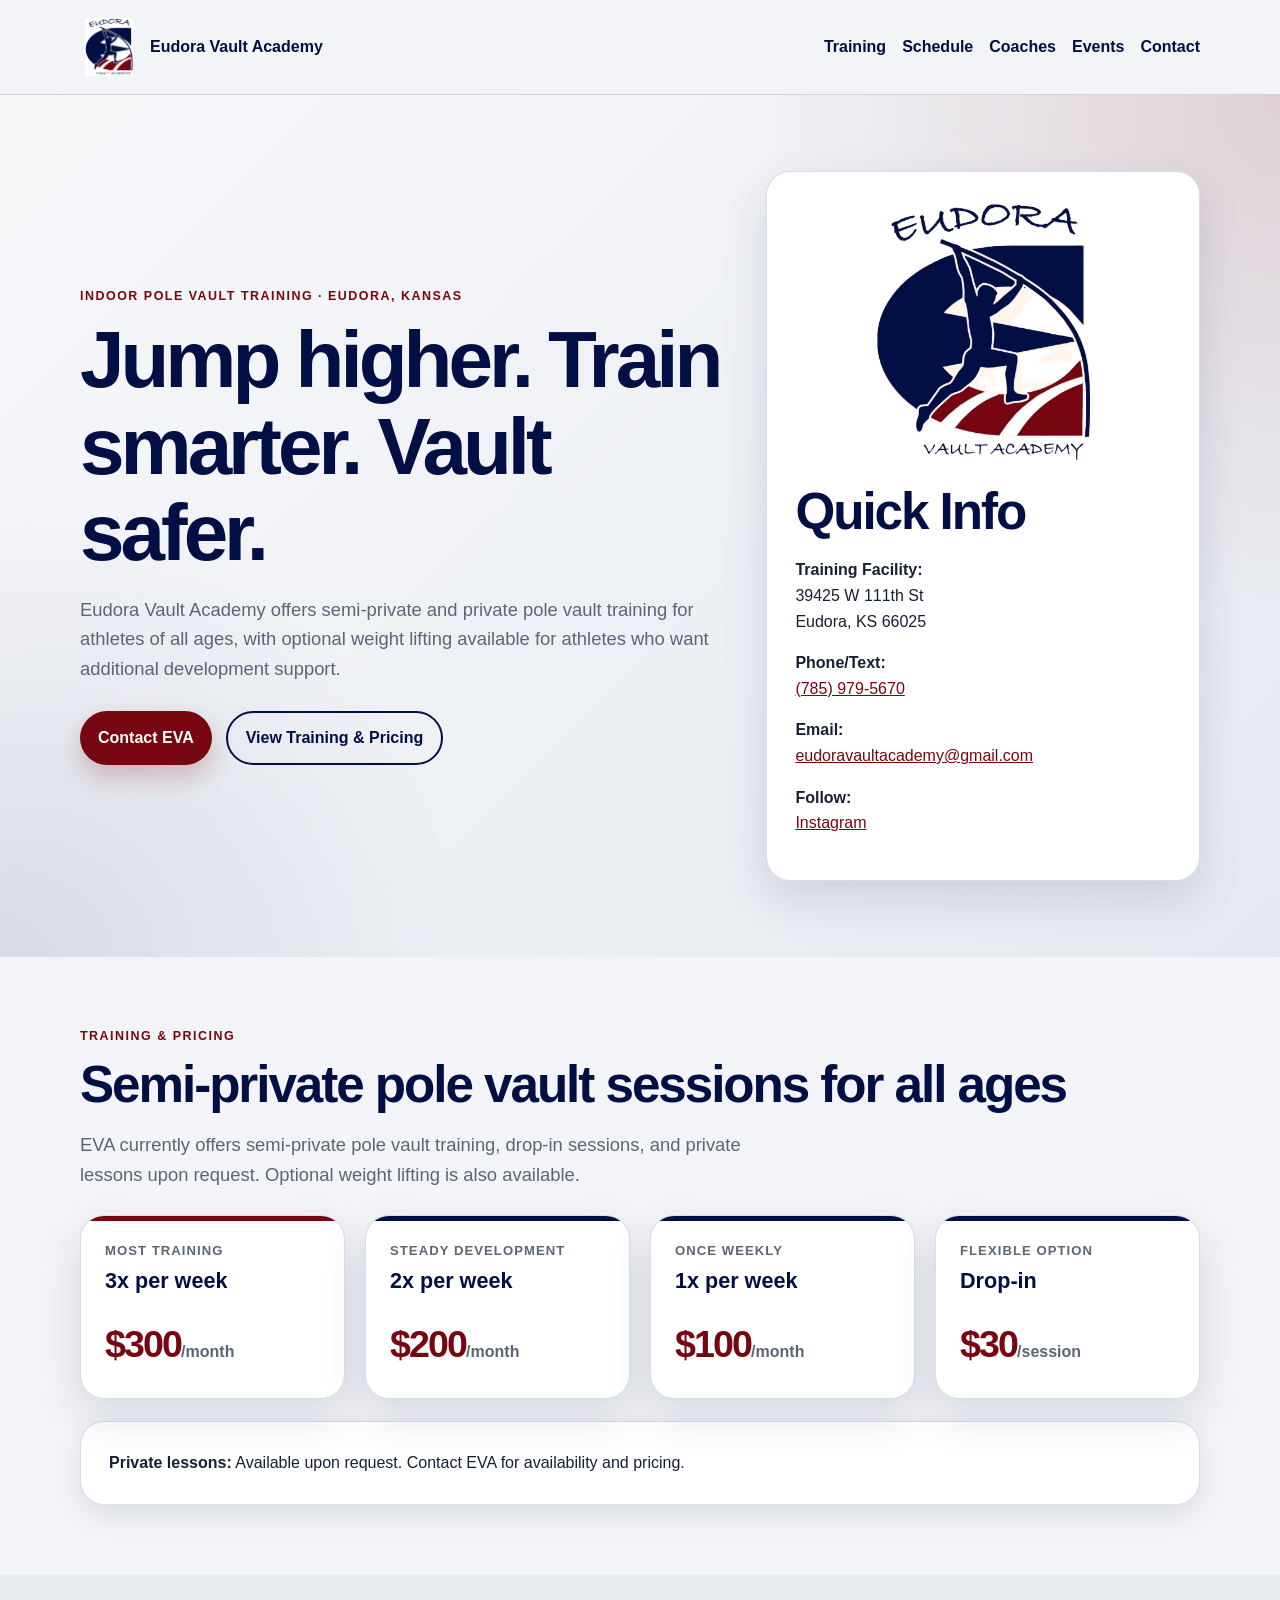
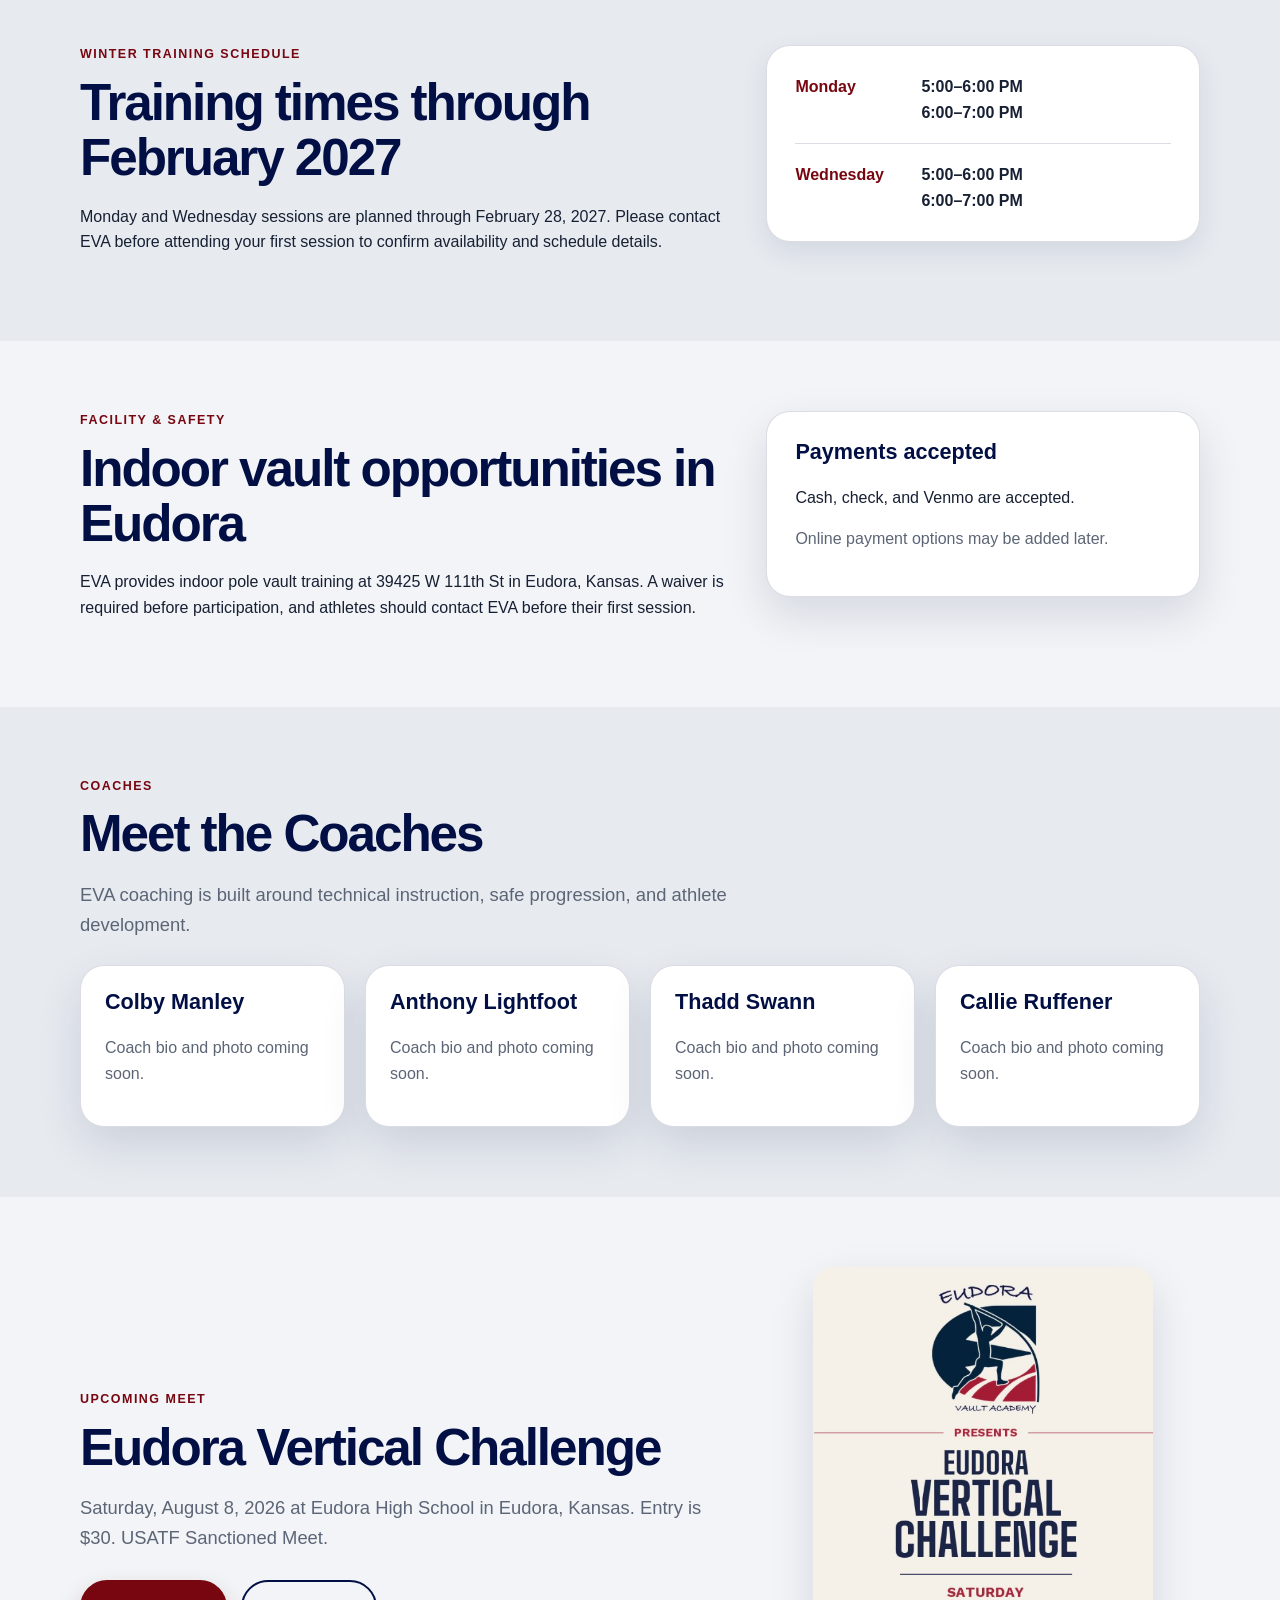
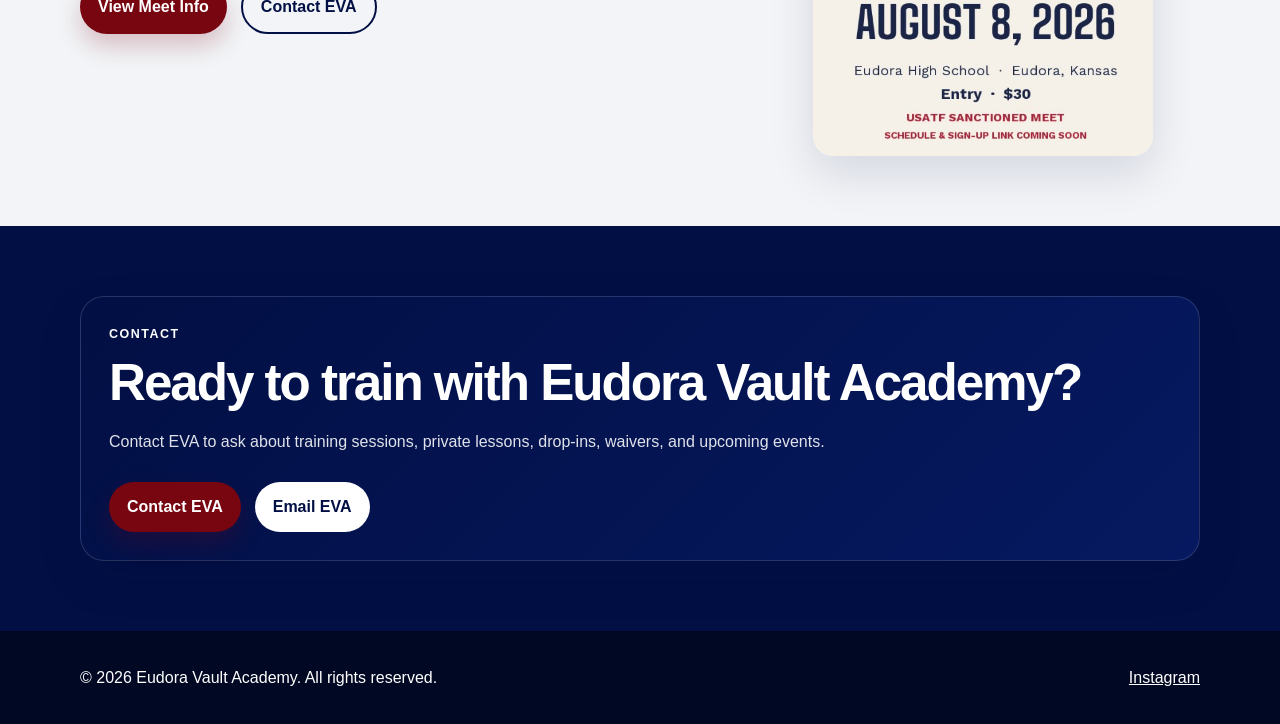
<file: index.html>
<!doctype html>
<html lang="en">
<head>
  <meta charset="utf-8">
  <meta name="viewport" content="width=device-width, initial-scale=1">
  <title>Eudora Vault Academy | Indoor Pole Vault Training</title>
  <meta name="description" content="Eudora Vault Academy provides indoor pole vault training in Eudora, Kansas for athletes of all ages, with semi-private sessions, private lessons, and coaching from experienced vaulters.">
  <link rel="stylesheet" href="assets/css/site.css">
</head>
<body>
  <header class="site-header">
    <div class="container header-inner">
      <a class="brand" href="index.html" aria-label="Eudora Vault Academy home">
        <img class="brand-logo" src="assets/brand/eva-logo.png" alt="Eudora Vault Academy logo">
        <span class="brand-text">Eudora Vault Academy</span>
      </a>
      <nav class="site-nav" aria-label="Main navigation">
        <a href="#training">Training</a>
        <a href="#schedule">Schedule</a>
        <a href="#coaches">Coaches</a>
        <a href="#event">Events</a>
        <a href="contact.html">Contact</a>
      </nav>
    </div>
  </header>

  <main>
    <section class="hero">
      <div class="container hero-grid">
        <div class="hero-copy">
          <p class="eyebrow">Indoor Pole Vault Training · Eudora, Kansas</p>
          <h1>Jump higher. Train smarter. Vault safer.</h1>
          <p class="hero-lede">Eudora Vault Academy offers semi-private and private pole vault training for athletes of all ages, with optional weight lifting available for athletes who want additional development support.</p>
          <div class="hero-actions">
            <a class="button button-primary" href="contact.html">Contact EVA</a>
            <a class="button button-secondary" href="#training">View Training & Pricing</a>
          </div>
        </div>
        <div class="hero-card" aria-label="Quick information">
          <img class="hero-logo" src="assets/brand/eva-logo.png" alt="Eudora Vault Academy logo">
          <h2>Quick Info</h2>
          <p><strong>Training Facility:</strong><br>39425 W 111th St<br>Eudora, KS 66025</p>
          <p><strong>Phone/Text:</strong><br><a href="tel:+17859795670">(785) 979-5670</a></p>
          <p><strong>Email:</strong><br><a href="mailto:eudoravaultacademy@gmail.com">eudoravaultacademy@gmail.com</a></p>
          <p><strong>Follow:</strong><br><a href="https://www.instagram.com/eudoravaultacademy/" target="_blank" rel="noopener">Instagram</a></p>
        </div>
      </div>
    </section>

    <section id="training" class="section">
      <div class="container">
        <p class="eyebrow">Training & Pricing</p>
        <h2>Semi-private pole vault sessions for all ages</h2>
        <p class="wide-text">EVA currently offers semi-private pole vault training, drop-in sessions, and private lessons upon request. Optional weight lifting is also available.</p>

        <div class="pricing-grid" aria-label="Training pricing options">
          <article class="price-card featured-card">
            <p class="price-label">Most Training</p>
            <h3>3x per week</h3>
            <p class="price">$300<span>/month</span></p>
          </article>
          <article class="price-card">
            <p class="price-label">Steady Development</p>
            <h3>2x per week</h3>
            <p class="price">$200<span>/month</span></p>
          </article>
          <article class="price-card">
            <p class="price-label">Once Weekly</p>
            <h3>1x per week</h3>
            <p class="price">$100<span>/month</span></p>
          </article>
          <article class="price-card">
            <p class="price-label">Flexible Option</p>
            <h3>Drop-in</h3>
            <p class="price">$30<span>/session</span></p>
          </article>
        </div>

        <div class="note-card">
          <strong>Private lessons:</strong> Available upon request. Contact EVA for availability and pricing.
        </div>
      </div>
    </section>

    <section id="schedule" class="section section-alt">
      <div class="container split split-top">
        <div>
          <p class="eyebrow">Winter Training Schedule</p>
          <h2>Training times through February 2027</h2>
          <p>Monday and Wednesday sessions are planned through February 28, 2027. Please contact EVA before attending your first session to confirm availability and schedule details.</p>
        </div>
        <div class="schedule-card">
          <div class="schedule-row">
            <span>Monday</span>
            <strong>5:00–6:00 PM<br>6:00–7:00 PM</strong>
          </div>
          <div class="schedule-row">
            <span>Wednesday</span>
            <strong>5:00–6:00 PM<br>6:00–7:00 PM</strong>
          </div>
        </div>
      </div>
    </section>

    <section id="facility" class="section">
      <div class="container split split-top">
        <div>
          <p class="eyebrow">Facility & Safety</p>
          <h2>Indoor vault opportunities in Eudora</h2>
          <p>EVA provides indoor pole vault training at 39425 W 111th St in Eudora, Kansas. A waiver is required before participation, and athletes should contact EVA before their first session.</p>
        </div>
        <div class="callout">
          <h3>Payments accepted</h3>
          <p>Cash, check, and Venmo are accepted.</p>
          <p class="small-text">Online payment options may be added later.</p>
        </div>
      </div>
    </section>

    <section id="coaches" class="section section-alt">
      <div class="container">
        <p class="eyebrow">Coaches</p>
        <h2>Meet the Coaches</h2>
        <p class="wide-text">EVA coaching is built around technical instruction, safe progression, and athlete development.</p>
        <div class="coach-grid">
          <article class="card coach-card"><h3>Colby Manley</h3><p>Coach bio and photo coming soon.</p></article>
          <article class="card coach-card"><h3>Anthony Lightfoot</h3><p>Coach bio and photo coming soon.</p></article>
          <article class="card coach-card"><h3>Thadd Swann</h3><p>Coach bio and photo coming soon.</p></article>
          <article class="card coach-card"><h3>Callie Ruffener</h3><p>Coach bio and photo coming soon.</p></article>
        </div>
      </div>
    </section>

    <section id="event" class="section">
      <div class="container event-feature">
        <div>
          <p class="eyebrow">Upcoming Meet</p>
          <h2>Eudora Vertical Challenge</h2>
          <p class="wide-text">Saturday, August 8, 2026 at Eudora High School in Eudora, Kansas. Entry is $30. USATF Sanctioned Meet.</p>
          <div class="hero-actions">
            <a class="button button-primary" href="eudora-vertical-challenge.html">View Meet Info</a>
            <a class="button button-secondary" href="contact.html">Contact EVA</a>
          </div>
        </div>
        <img class="event-poster" src="assets/img/eudora-vertical-challenge-2026.png" alt="Eudora Vertical Challenge meet flyer for August 8, 2026">
      </div>
    </section>

    <section id="contact" class="section contact-section">
      <div class="container contact-card">
        <p class="eyebrow">Contact</p>
        <h2>Ready to train with Eudora Vault Academy?</h2>
        <p>Contact EVA to ask about training sessions, private lessons, drop-ins, waivers, and upcoming events.</p>
        <div class="hero-actions">
          <a class="button button-primary" href="contact.html">Contact EVA</a>
          <a class="button button-light" href="mailto:eudoravaultacademy@gmail.com">Email EVA</a>
        </div>
      </div>
    </section>
  </main>

  <footer class="site-footer">
    <div class="container footer-inner">
      <p>&copy; <span id="year"></span> Eudora Vault Academy. All rights reserved.</p>
      <p><a href="https://www.instagram.com/eudoravaultacademy/" target="_blank" rel="noopener">Instagram</a></p>
    </div>
  </footer>

  <script src="assets/js/site.js"></script>
</body>
</html>
</file>
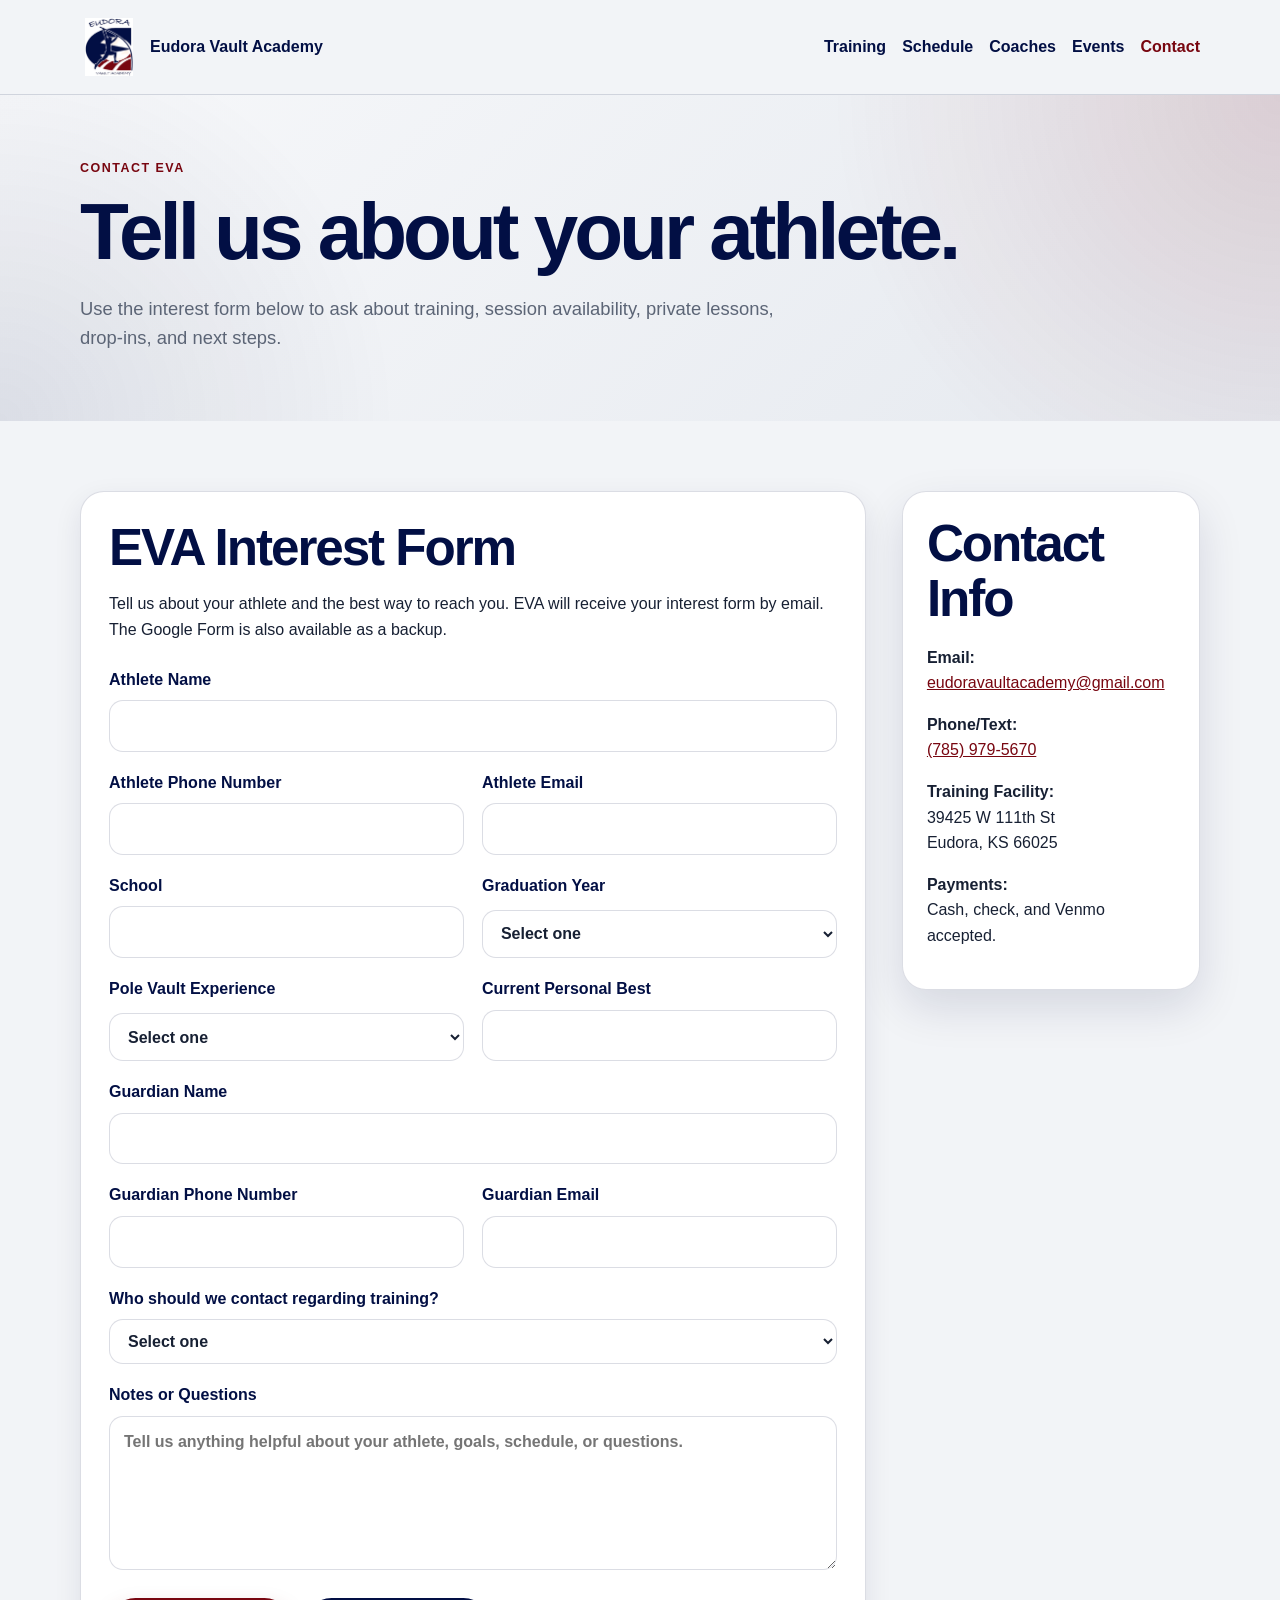
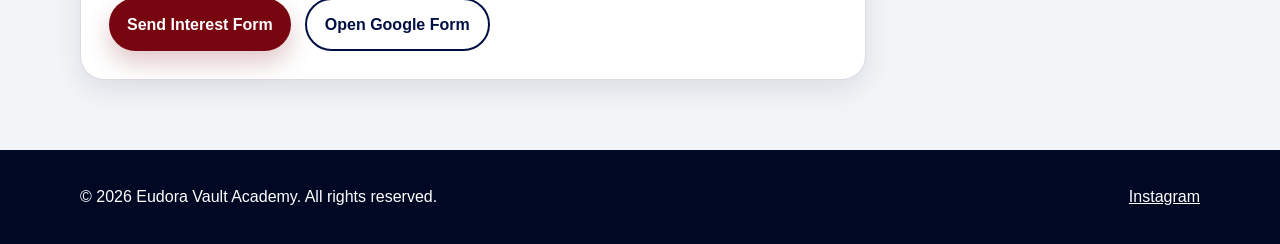
<file: contact.html>
<!doctype html>
<html lang="en">
<head>
  <meta charset="utf-8">
  <meta name="viewport" content="width=device-width, initial-scale=1">
  <title>Contact EVA | Eudora Vault Academy</title>
  <meta name="description" content="Contact Eudora Vault Academy about semi-private pole vault training, private lessons, drop-ins, and upcoming events.">
  <link rel="stylesheet" href="assets/css/site.css">
</head>
<body>
  <header class="site-header">
    <div class="container header-inner">
      <a class="brand" href="index.html" aria-label="Eudora Vault Academy home">
        <img class="brand-logo" src="assets/brand/eva-logo.png" alt="Eudora Vault Academy logo">
        <span class="brand-text">Eudora Vault Academy</span>
      </a>
      <nav class="site-nav" aria-label="Main navigation">
        <a href="index.html#training">Training</a>
        <a href="index.html#schedule">Schedule</a>
        <a href="index.html#coaches">Coaches</a>
        <a href="eudora-vertical-challenge.html">Events</a>
        <a href="contact.html" aria-current="page">Contact</a>
      </nav>
    </div>
  </header>

  <main>
    <section class="page-hero compact-hero">
      <div class="container">
        <p class="eyebrow">Contact EVA</p>
        <h1>Tell us about your athlete.</h1>
        <p class="hero-lede">Use the interest form below to ask about training, session availability, private lessons, drop-ins, and next steps.</p>
      </div>
    </section>

    <section class="section">
      <div class="container contact-layout">
        <form class="interest-form" action="contact-submit.php" method="post" accept-charset="UTF-8">
          <div class="form-header">
            <h2>EVA Interest Form</h2>
            <p>Tell us about your athlete and the best way to reach you. EVA will receive your interest form by email. The Google Form is also available as a backup.</p>
          </div>

          <div hidden aria-hidden="true">
            <label>Leave this field empty <input type="text" name="company_website" tabindex="-1" autocomplete="off"></label>
          </div>

          <label>
            Athlete Name
            <input type="text" name="athlete_name" required>
          </label>

          <div class="form-grid">
            <label>
              Athlete Phone Number
              <input type="tel" name="athlete_phone" required>
            </label>
            <label>
              Athlete Email
              <input type="email" name="athlete_email">
            </label>
          </div>

          <div class="form-grid">
            <label>
              School
              <input type="text" name="school" required>
            </label>
            <label>
              Graduation Year
              <select name="graduation_year" required>
                <option value="">Select one</option>
                <option>2026</option>
                <option>2027</option>
                <option>2028</option>
                <option>2029</option>
                <option>2030</option>
                <option>2031</option>
                <option>Other</option>
              </select>
            </label>
          </div>

          <div class="form-grid">
            <label>
              Pole Vault Experience
              <select name="vault_experience">
                <option value="">Select one</option>
                <option>&lt; 1 year</option>
                <option>1–2 years</option>
                <option>2+ years</option>
              </select>
            </label>
            <label>
              Current Personal Best
              <input type="text" name="personal_best" required>
            </label>
          </div>

          <label>
            Guardian Name
            <input type="text" name="guardian_name" required>
          </label>

          <div class="form-grid">
            <label>
              Guardian Phone Number
              <input type="tel" name="guardian_phone" required>
            </label>
            <label>
              Guardian Email
              <input type="email" name="guardian_email">
            </label>
          </div>

          <label>
            Who should we contact regarding training?
            <select name="preferred_contact" required>
              <option value="">Select one</option>
              <option>Athlete</option>
              <option>Guardian</option>
              <option>Both</option>
              <option>Other</option>
            </select>
          </label>

          <label>
            Notes or Questions
            <textarea name="notes" rows="5" placeholder="Tell us anything helpful about your athlete, goals, schedule, or questions."></textarea>
          </label>

          <div class="form-actions">
            <button class="button button-primary" type="submit">Send Interest Form</button>
            <a class="button button-secondary" href="https://docs.google.com/forms/d/e/1FAIpQLSc_Cwu7smSAwkutnff5Gzulh0JP9F6SC_V14usA3UT2aR2HIA/viewform" target="_blank" rel="noopener">Open Google Form</a>
          </div>
        </form>

        <aside class="contact-sidebar">
          <div class="card contact-info-card">
            <h2>Contact Info</h2>
            <p><strong>Email:</strong><br><a href="mailto:eudoravaultacademy@gmail.com">eudoravaultacademy@gmail.com</a></p>
            <p><strong>Phone/Text:</strong><br><a href="tel:+17859795670">(785) 979-5670</a></p>
            <p><strong>Training Facility:</strong><br>39425 W 111th St<br>Eudora, KS 66025</p>
            <p><strong>Payments:</strong><br>Cash, check, and Venmo accepted.</p>
          </div>
        </aside>
      </div>
    </section>
  </main>

  <footer class="site-footer">
    <div class="container footer-inner">
      <p>&copy; <span id="year"></span> Eudora Vault Academy. All rights reserved.</p>
      <p><a href="https://www.instagram.com/eudoravaultacademy/" target="_blank" rel="noopener">Instagram</a></p>
    </div>
  </footer>

  <script src="assets/js/site.js"></script>
</body>
</html>
</file>
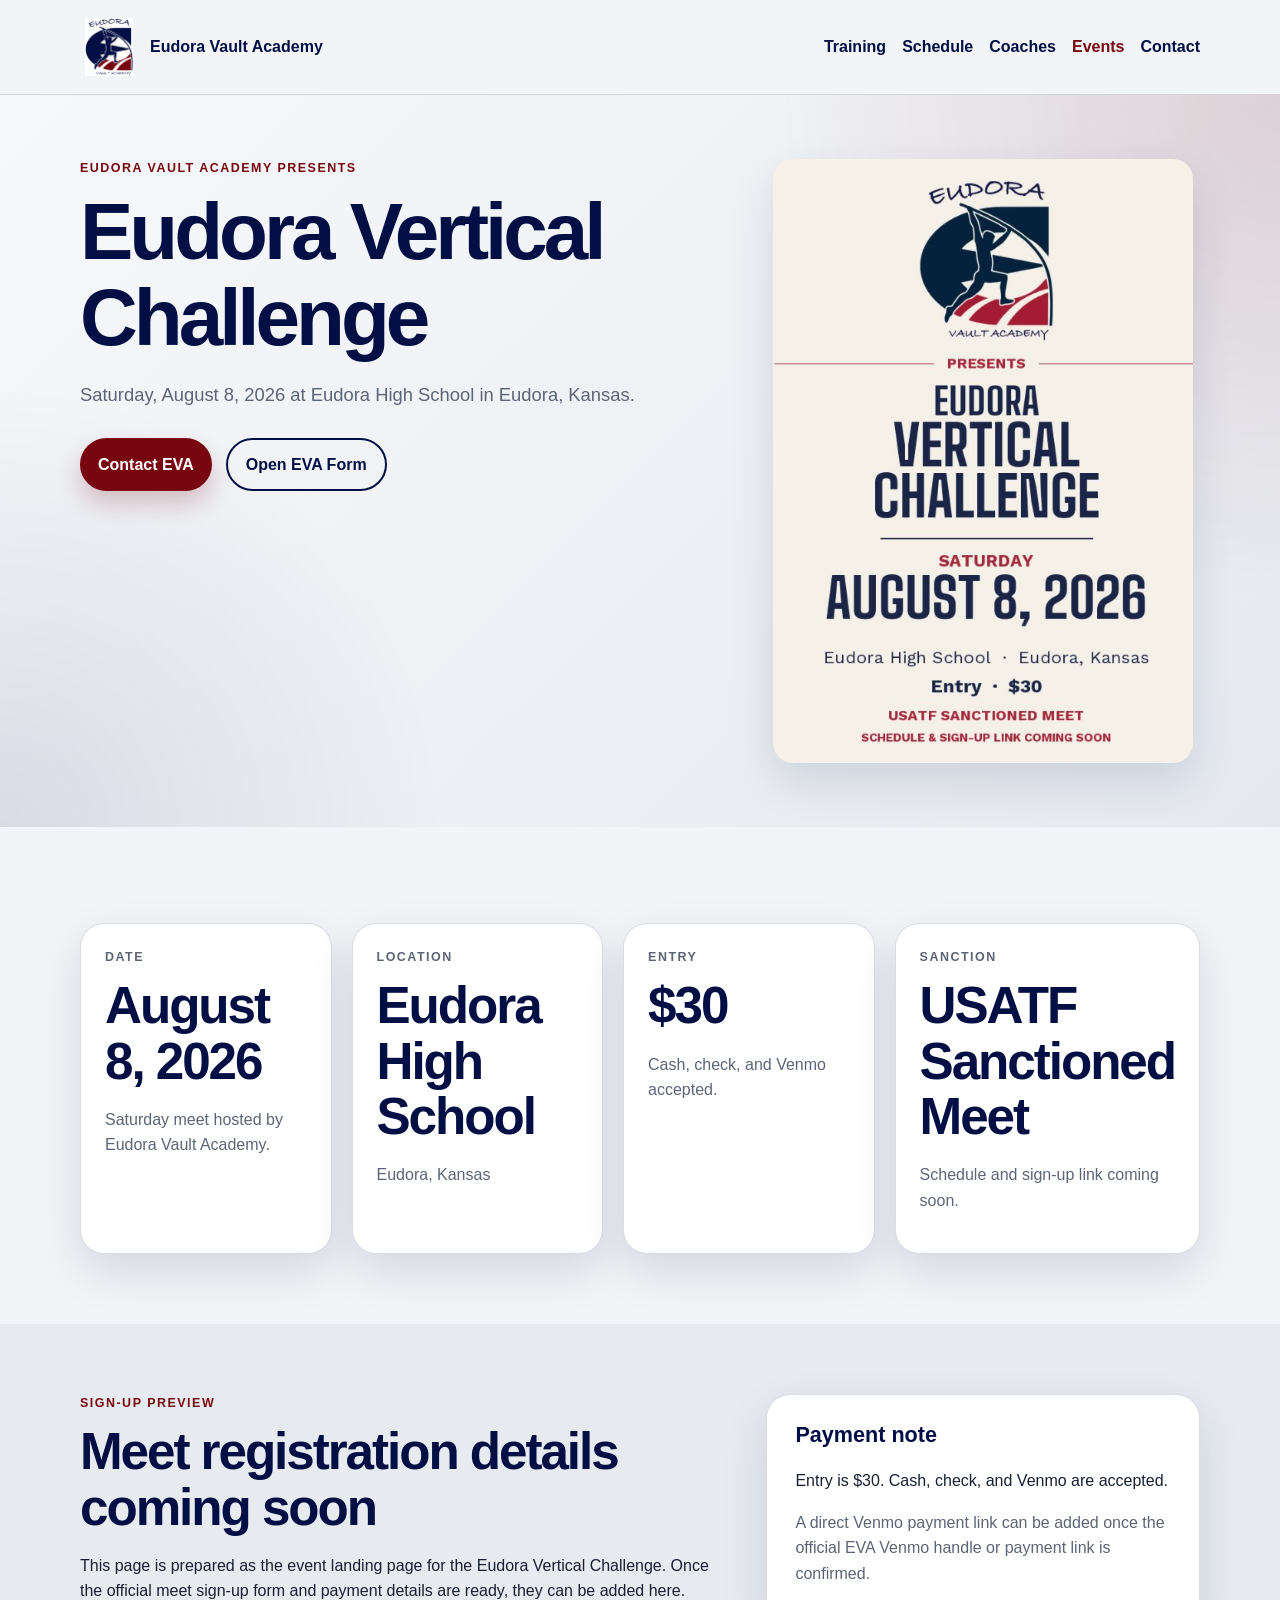
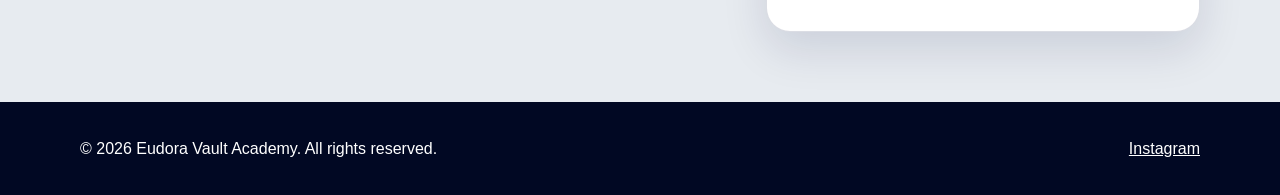
<file: eudora-vertical-challenge.html>
<!doctype html>
<html lang="en">
<head>
  <meta charset="utf-8">
  <meta name="viewport" content="width=device-width, initial-scale=1">
  <title>Eudora Vertical Challenge | Eudora Vault Academy</title>
  <meta name="description" content="Eudora Vertical Challenge pole vault meet on Saturday, August 8, 2026 at Eudora High School in Eudora, Kansas.">
  <link rel="stylesheet" href="assets/css/site.css">
</head>
<body>
  <header class="site-header">
    <div class="container header-inner">
      <a class="brand" href="index.html" aria-label="Eudora Vault Academy home">
        <img class="brand-logo" src="assets/brand/eva-logo.png" alt="Eudora Vault Academy logo">
        <span class="brand-text">Eudora Vault Academy</span>
      </a>
      <nav class="site-nav" aria-label="Main navigation">
        <a href="index.html#training">Training</a>
        <a href="index.html#schedule">Schedule</a>
        <a href="index.html#coaches">Coaches</a>
        <a href="eudora-vertical-challenge.html" aria-current="page">Events</a>
        <a href="contact.html">Contact</a>
      </nav>
    </div>
  </header>

  <main>
    <section class="page-hero meet-hero">
      <div class="container event-detail-grid">
        <div>
          <p class="eyebrow">Eudora Vault Academy Presents</p>
          <h1>Eudora Vertical Challenge</h1>
          <p class="hero-lede">Saturday, August 8, 2026 at Eudora High School in Eudora, Kansas.</p>
          <div class="hero-actions">
            <a class="button button-primary" href="contact.html">Contact EVA</a>
            <a class="button button-secondary" href="https://docs.google.com/forms/d/e/1FAIpQLSc_Cwu7smSAwkutnff5Gzulh0JP9F6SC_V14usA3UT2aR2HIA/viewform" target="_blank" rel="noopener">Open EVA Form</a>
          </div>
        </div>
        <img class="event-poster large-poster" src="assets/img/eudora-vertical-challenge-2026.png" alt="Eudora Vertical Challenge meet flyer for August 8, 2026">
      </div>
    </section>

    <section class="section">
      <div class="container detail-card-grid">
        <article class="card detail-card">
          <p class="eyebrow">Date</p>
          <h2>August 8, 2026</h2>
          <p>Saturday meet hosted by Eudora Vault Academy.</p>
        </article>
        <article class="card detail-card">
          <p class="eyebrow">Location</p>
          <h2>Eudora High School</h2>
          <p>Eudora, Kansas</p>
        </article>
        <article class="card detail-card">
          <p class="eyebrow">Entry</p>
          <h2>$30</h2>
          <p>Cash, check, and Venmo accepted.</p>
        </article>
        <article class="card detail-card">
          <p class="eyebrow">Sanction</p>
          <h2>USATF Sanctioned Meet</h2>
          <p>Schedule and sign-up link coming soon.</p>
        </article>
      </div>
    </section>

    <section class="section section-alt">
      <div class="container split split-top">
        <div>
          <p class="eyebrow">Sign-Up Preview</p>
          <h2>Meet registration details coming soon</h2>
          <p>This page is prepared as the event landing page for the Eudora Vertical Challenge. Once the official meet sign-up form and payment details are ready, they can be added here.</p>
        </div>
        <div class="callout">
          <h3>Payment note</h3>
          <p>Entry is $30. Cash, check, and Venmo are accepted.</p>
          <p class="small-text">A direct Venmo payment link can be added once the official EVA Venmo handle or payment link is confirmed.</p>
        </div>
      </div>
    </section>
  </main>

  <footer class="site-footer">
    <div class="container footer-inner">
      <p>&copy; <span id="year"></span> Eudora Vault Academy. All rights reserved.</p>
      <p><a href="https://www.instagram.com/eudoravaultacademy/" target="_blank" rel="noopener">Instagram</a></p>
    </div>
  </footer>

  <script src="assets/js/site.js"></script>
</body>
</html>
</file>
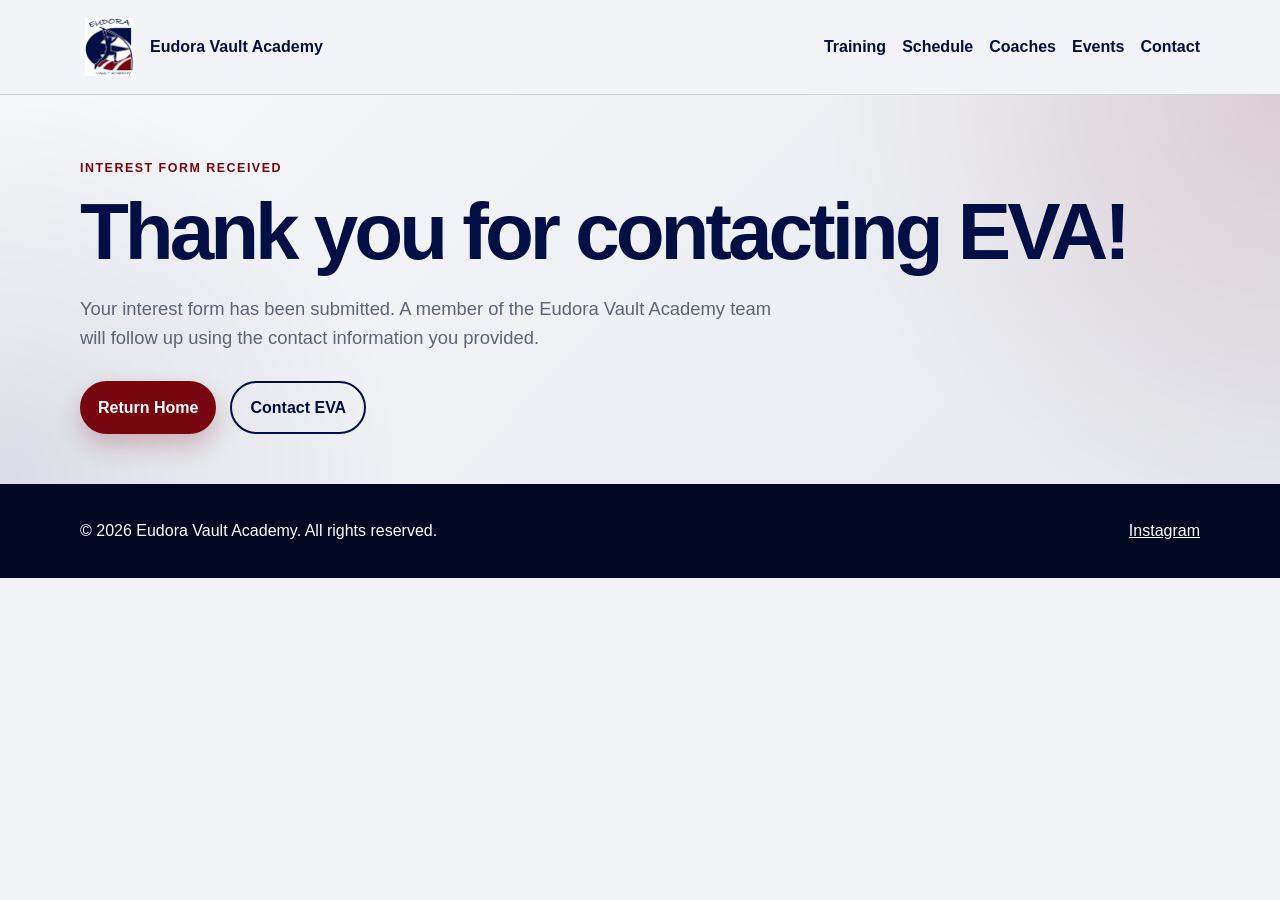
<file: thank-you.html>
<!doctype html>
<html lang="en">
<head>
  <meta charset="utf-8">
  <meta name="viewport" content="width=device-width, initial-scale=1">
  <title>Thank You | Eudora Vault Academy</title>
  <meta name="description" content="Thank you for contacting Eudora Vault Academy.">
  <link rel="stylesheet" href="assets/css/site.css">
</head>
<body>
  <header class="site-header">
    <div class="container header-inner">
      <a class="brand" href="index.html" aria-label="Eudora Vault Academy home">
        <img class="brand-logo" src="assets/brand/eva-logo.png" alt="Eudora Vault Academy logo">
        <span class="brand-text">Eudora Vault Academy</span>
      </a>
      <nav class="site-nav" aria-label="Main navigation">
        <a href="index.html#training">Training</a>
        <a href="index.html#schedule">Schedule</a>
        <a href="index.html#coaches">Coaches</a>
        <a href="eudora-vertical-challenge.html">Events</a>
        <a href="contact.html">Contact</a>
      </nav>
    </div>
  </header>
  <main>
    <section class="page-hero compact-hero">
      <div class="container">
        <p class="eyebrow">Interest Form Received</p>
        <h1>Thank you for contacting EVA!</h1>
        <p class="hero-lede">Your interest form has been submitted. A member of the Eudora Vault Academy team will follow up using the contact information you provided.</p>
        <div class="hero-actions">
          <a class="button button-primary" href="index.html">Return Home</a>
          <a class="button button-secondary" href="contact.html">Contact EVA</a>
        </div>
      </div>
    </section>
  </main>
  <footer class="site-footer">
    <div class="container footer-inner">
      <p>&copy; <span id="year"></span> Eudora Vault Academy. All rights reserved.</p>
      <p><a href="https://www.instagram.com/eudoravaultacademy/" target="_blank" rel="noopener">Instagram</a></p>
    </div>
  </footer>
  <script src="assets/js/site.js"></script>
</body>
</html>
</file>
<file: assets/css/site.css>
:root {
  --eva-navy: #020f44;
  --eva-red: #780610;
  --eva-bg: #f2f4f7;
  --eva-bg-soft: #e7ebf0;
  --eva-surface: #ffffff;
  --eva-ink: #172033;
  --eva-muted: #5c6576;
  --eva-card: #ffffff;
  --eva-line: rgba(2, 15, 68, 0.14);
  --eva-shadow: 0 18px 45px rgba(2, 15, 68, 0.12);
  --eva-shadow-soft: 0 10px 28px rgba(2, 15, 68, 0.09);
}

* {
  box-sizing: border-box;
}

html {
  scroll-behavior: smooth;
}

body {
  margin: 0;
  font-family: Arial, Helvetica, sans-serif;
  color: var(--eva-ink);
  background: var(--eva-bg);
  line-height: 1.6;
}

a {
  color: var(--eva-red);
}

img {
  max-width: 100%;
}

.container {
  width: min(1120px, calc(100% - 32px));
  margin: 0 auto;
}

.site-header {
  position: sticky;
  top: 0;
  z-index: 10;
  background: rgba(242, 244, 247, 0.95);
  border-bottom: 1px solid var(--eva-line);
  backdrop-filter: blur(10px);
}

.header-inner,
.footer-inner {
  display: flex;
  align-items: center;
  justify-content: space-between;
  gap: 24px;
  padding: 18px 0;
}

.brand {
  display: inline-flex;
  align-items: center;
  gap: 12px;
  color: var(--eva-navy);
  text-decoration: none;
  font-weight: 800;
}

.brand-logo {
  display: block;
  width: 58px;
  height: 58px;
  object-fit: contain;
}

.site-nav {
  display: flex;
  flex-wrap: wrap;
  gap: 16px;
}

.site-nav a {
  color: var(--eva-navy);
  text-decoration: none;
  font-weight: 700;
}

.site-nav a[aria-current="page"] {
  color: var(--eva-red);
}

.hero,
.page-hero {
  background:
    radial-gradient(circle at top right, rgba(120, 6, 16, 0.13), transparent 34%),
    radial-gradient(circle at bottom left, rgba(2, 15, 68, 0.10), transparent 30%),
    linear-gradient(135deg, #f7f8fa 0%, #e5e9ef 100%);
}

.hero {
  padding: 76px 0;
}

.page-hero {
  padding: 64px 0;
}

.compact-hero {
  padding-bottom: 50px;
}

.hero-grid,
.split,
.event-detail-grid,
.event-feature,
.contact-layout {
  display: grid;
  gap: 36px;
  align-items: center;
}

.hero-grid,
.split,
.event-detail-grid {
  grid-template-columns: 1.5fr 1fr;
}

.split-top,
.event-detail-grid {
  align-items: start;
}

.event-feature {
  grid-template-columns: 1.2fr 0.8fr;
}

.contact-layout {
  grid-template-columns: minmax(0, 1.45fr) minmax(280px, 0.55fr);
  align-items: start;
}

.eyebrow {
  margin: 0 0 10px;
  color: var(--eva-red);
  font-weight: 800;
  text-transform: uppercase;
  letter-spacing: 0.12em;
  font-size: 0.78rem;
}

h1,
h2,
h3 {
  color: var(--eva-navy);
  line-height: 1.08;
}

h1 {
  margin: 0;
  font-size: clamp(2.5rem, 7vw, 5rem);
  letter-spacing: -0.05em;
}

h2 {
  margin: 0 0 18px;
  font-size: clamp(2rem, 4vw, 3.2rem);
  letter-spacing: -0.04em;
}

h3 {
  margin-top: 0;
  font-size: 1.35rem;
}

.hero-lede,
.wide-text {
  max-width: 720px;
  font-size: 1.15rem;
  color: var(--eva-muted);
}

.hero-actions,
.form-actions {
  display: flex;
  flex-wrap: wrap;
  gap: 14px;
  margin-top: 28px;
}

.button {
  display: inline-flex;
  align-items: center;
  justify-content: center;
  min-height: 46px;
  padding: 12px 18px;
  border: 0;
  border-radius: 999px;
  font-weight: 800;
  font-size: 1rem;
  text-decoration: none;
  cursor: pointer;
  transition: transform 150ms ease, box-shadow 150ms ease;
}

.button:hover {
  transform: translateY(-1px);
}

.button-primary {
  background: var(--eva-red);
  color: #fff;
  box-shadow: 0 12px 24px rgba(120, 6, 16, 0.22);
}

.button-secondary {
  border: 2px solid var(--eva-navy);
  color: var(--eva-navy);
  background: transparent;
}

.button-light {
  background: #fff;
  color: var(--eva-navy);
}

.hero-card,
.card,
.callout,
.contact-card,
.schedule-card,
.price-card,
.note-card,
.interest-form {
  background: var(--eva-card);
  border: 1px solid var(--eva-line);
  border-radius: 24px;
  box-shadow: var(--eva-shadow);
}

.hero-card,
.callout,
.contact-card,
.schedule-card,
.note-card,
.interest-form {
  padding: 28px;
}

.hero-logo {
  display: block;
  width: min(220px, 80%);
  height: auto;
  margin: 0 auto 22px;
}

.hero-card h2 {
  margin-top: 0;
}

.section {
  padding: 70px 0;
}

.section-alt {
  background: var(--eva-bg-soft);
}

.card-grid,
.coach-grid,
.pricing-grid,
.detail-card-grid {
  display: grid;
  gap: 20px;
  margin-top: 26px;
}

.card-grid {
  grid-template-columns: repeat(3, 1fr);
}

.coach-grid,
.pricing-grid,
.detail-card-grid {
  grid-template-columns: repeat(4, 1fr);
}

.card,
.price-card {
  padding: 24px;
}

.coach-card p,
.detail-card p,
.small-text {
  color: var(--eva-muted);
}

.price-card {
  position: relative;
  overflow: hidden;
}

.price-card::before {
  content: "";
  position: absolute;
  inset: 0 0 auto;
  height: 5px;
  background: var(--eva-navy);
}

.featured-card::before {
  background: var(--eva-red);
}

.price-label {
  margin: 0 0 8px;
  color: var(--eva-muted);
  font-weight: 800;
  font-size: 0.82rem;
  text-transform: uppercase;
  letter-spacing: 0.08em;
}

.price {
  margin: 12px 0 0;
  color: var(--eva-red);
  font-size: 2.35rem;
  font-weight: 900;
  letter-spacing: -0.05em;
}

.price span {
  color: var(--eva-muted);
  font-size: 1rem;
  letter-spacing: normal;
}

.note-card {
  margin-top: 22px;
  box-shadow: var(--eva-shadow-soft);
}

.schedule-card {
  box-shadow: var(--eva-shadow-soft);
}

.schedule-row {
  display: grid;
  grid-template-columns: 110px 1fr;
  gap: 16px;
  padding: 18px 0;
  border-bottom: 1px solid var(--eva-line);
}

.schedule-row:first-child {
  padding-top: 0;
}

.schedule-row:last-child {
  padding-bottom: 0;
  border-bottom: 0;
}

.schedule-row span {
  color: var(--eva-red);
  font-weight: 900;
}

.event-poster {
  width: min(340px, 100%);
  justify-self: center;
  border-radius: 20px;
  box-shadow: var(--eva-shadow);
}

.large-poster {
  width: min(420px, 100%);
}

.meet-hero .event-poster {
  background: #f4f1e8;
}

.contact-section {
  background: var(--eva-navy);
}

.contact-card {
  color: #fff;
  background: linear-gradient(135deg, var(--eva-navy), #061960);
  border-color: rgba(255,255,255,0.14);
}

.contact-card h2,
.contact-card .eyebrow {
  color: #fff;
}

.contact-card p {
  color: rgba(255,255,255,0.88);
}

.interest-form {
  box-shadow: var(--eva-shadow-soft);
}

.form-header {
  margin-bottom: 24px;
}

.form-header h2 {
  margin-bottom: 8px;
}

.interest-form label {
  display: grid;
  gap: 8px;
  margin: 0 0 18px;
  color: var(--eva-navy);
  font-weight: 800;
}

.form-grid {
  display: grid;
  grid-template-columns: 1fr 1fr;
  gap: 18px;
}

input,
select,
textarea {
  width: 100%;
  border: 1px solid var(--eva-line);
  border-radius: 14px;
  padding: 12px 14px;
  font: inherit;
  color: var(--eva-ink);
  background: #fff;
}

textarea {
  resize: vertical;
}

input:focus,
select:focus,
textarea:focus {
  outline: 3px solid rgba(120, 6, 16, 0.18);
  border-color: var(--eva-red);
}

.contact-sidebar {
  position: sticky;
  top: 110px;
}

.contact-info-card {
  padding: 24px;
}

.site-footer {
  background: #010823;
  color: #fff;
}

.site-footer a {
  color: #fff;
}

@media (max-width: 980px) {
  .coach-grid,
  .pricing-grid,
  .detail-card-grid {
    grid-template-columns: repeat(2, 1fr);
  }

  .contact-layout {
    grid-template-columns: 1fr;
  }

  .contact-sidebar {
    position: static;
  }
}

@media (max-width: 820px) {
  .header-inner,
  .footer-inner {
    align-items: flex-start;
    flex-direction: column;
  }

  .hero-grid,
  .split,
  .event-feature,
  .event-detail-grid,
  .card-grid {
    grid-template-columns: 1fr;
  }

  .hero,
  .page-hero {
    padding: 48px 0;
  }

  .section {
    padding: 48px 0;
  }

  .event-poster {
    justify-self: start;
  }
}

@media (max-width: 620px) {
  .coach-grid,
  .pricing-grid,
  .detail-card-grid,
  .form-grid {
    grid-template-columns: 1fr;
  }

  .brand-text {
    font-size: 0.95rem;
  }

  .site-nav {
    gap: 12px;
  }

  .schedule-row {
    grid-template-columns: 1fr;
    gap: 4px;
  }

  .button {
    width: 100%;
  }
}
</file>
